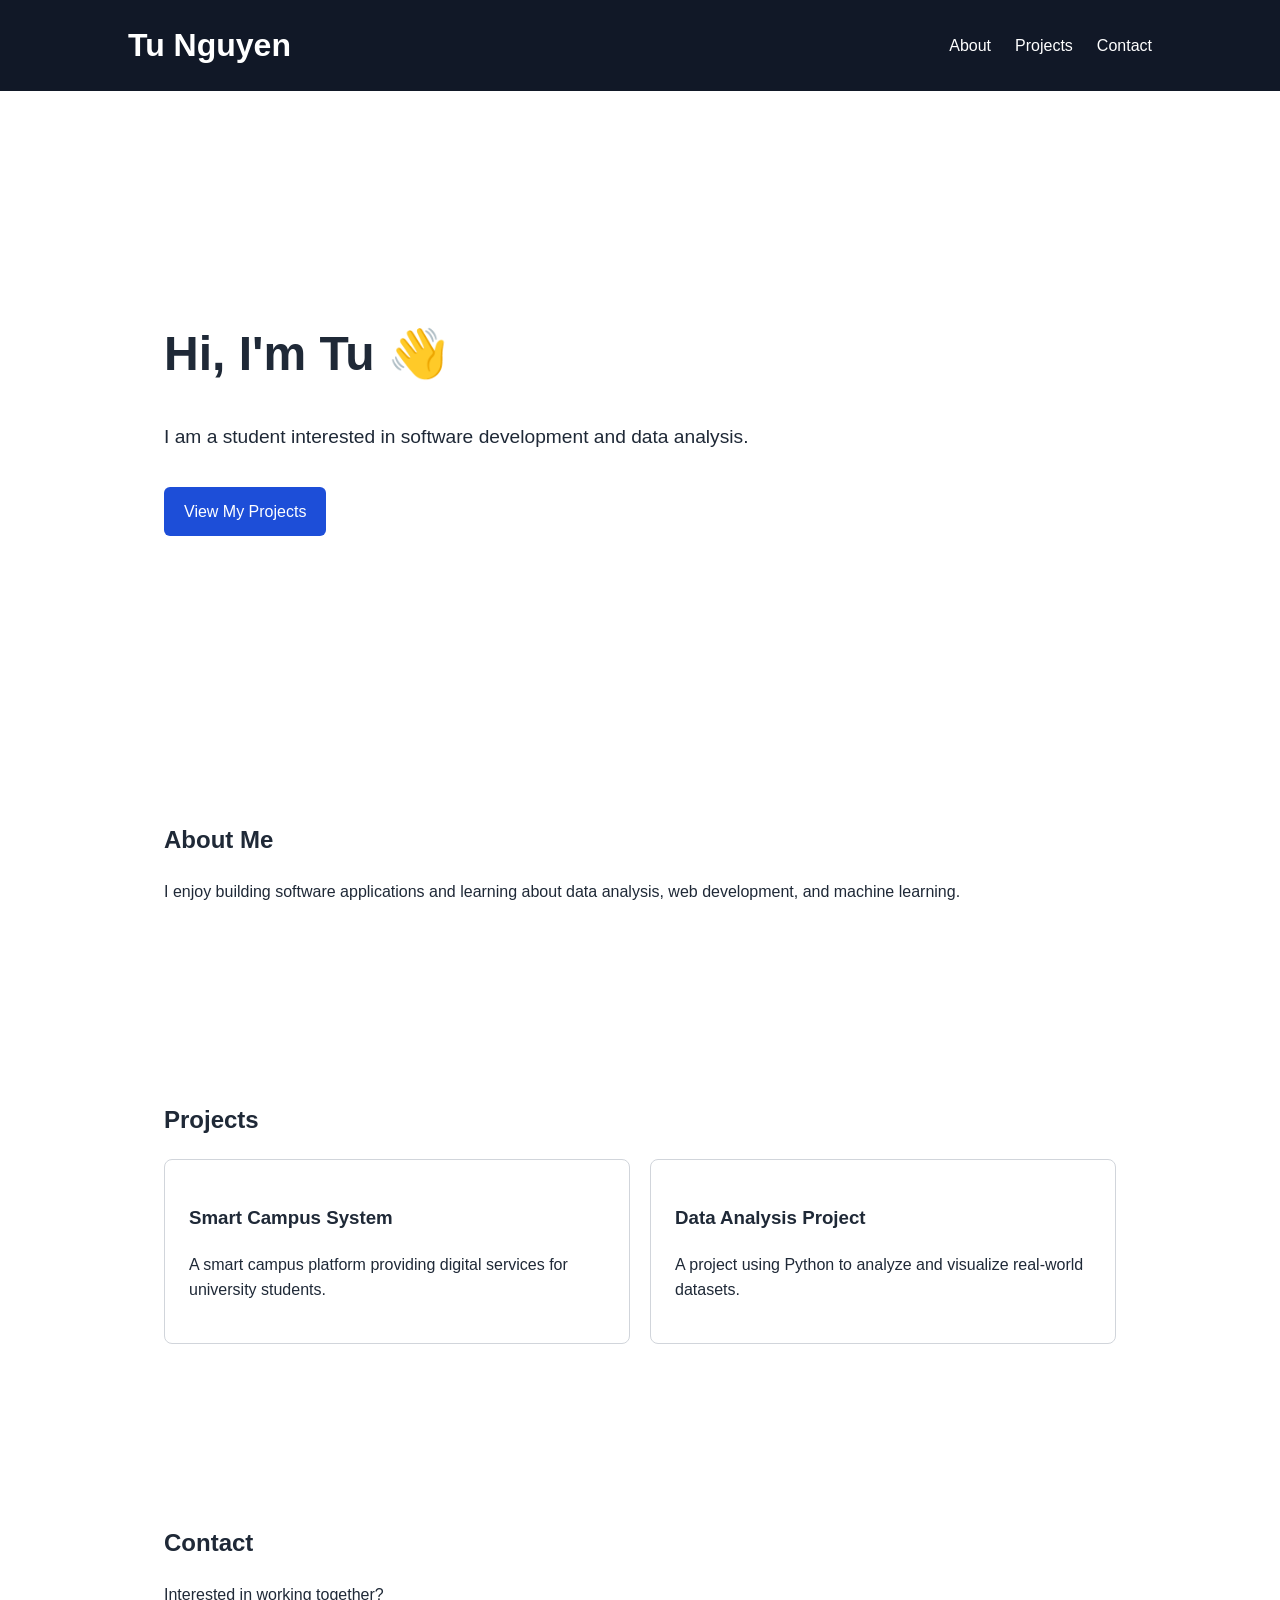
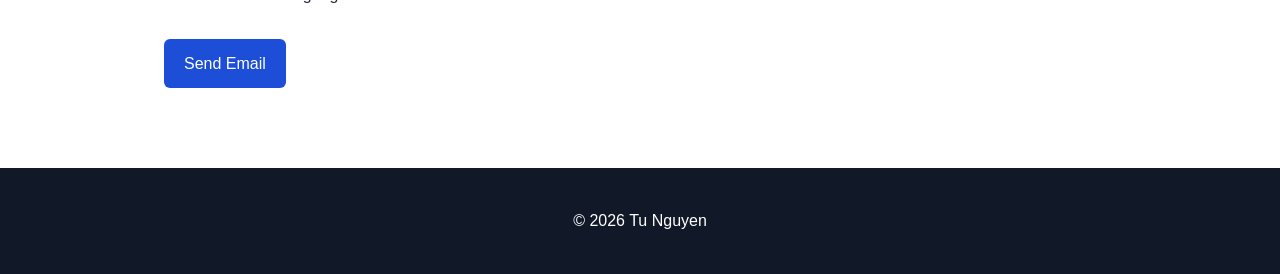
<file: hw1-portfolio/index.html>
<!DOCTYPE html>
<html lang="en">

<head>
    <meta charset="UTF-8">
    <meta name="viewport" content="width=device-width, initial-scale=1.0">
    <meta
    http-equiv="Content-Security-Policy"
    content="
        default-src 'self';
        script-src 'self';
        style-src 'self';
        img-src 'self' data:;
        object-src 'none';
        base-uri 'self';
        form-action 'self';
    "
    >
    <title>Tu Nguyen | Portfolio</title>
    <meta
    name="Tu Dep Trai"
    content="Portfolio of Tu Nguyen featuring software development and data analysis projects."
    >

    <link rel="stylesheet" href="css/style.css">
</head>

<body>
    <a class="skip-link" href="#main-content">
        Skip to main content
    </a>
    <header>
        <h1 class="logo">Tu Nguyen</h1>

        <button
        id="menu-button"
        class="menu-button"
        aria-expanded="false"
        aria-controls="main-nav"
    >
        Menu
    </button>

        <nav
            id="main-nav"
            aria-label="Main navigation"
        >
            <a href="#about">About</a>
            <a href="#projects">Projects</a>
            <a href="#contact">Contact</a>
        </nav>
    </header>

    <main id="main-content">

        <section class="hero">
            <h2>Hi, I'm Tu 👋</h2>

            <p>
                I am a student interested in software development
                and data analysis.
            </p>

            <a class="button" href="#projects">
                View My Projects
            </a>
        </section>


        <section id="about">
            <h2>About Me</h2>

            <p>
                I enjoy building software applications and learning
                about data analysis, web development, and machine learning.
            </p>
        </section>


        <section id="projects">
            <h2>Projects</h2>

            <div class="projects-container">

                <article class="project-card">
                    <h3>Smart Campus System</h3>

                    <p>
                        A smart campus platform providing digital
                        services for university students.
                    </p>
                </article>


                <article class="project-card">
                    <h3>Data Analysis Project</h3>

                    <p>
                        A project using Python to analyze and
                        visualize real-world datasets.
                    </p>
                </article>

            </div>
        </section>


        <section id="contact">
            <h2>Contact</h2>

            <p>
                Interested in working together?
            </p>

            <a
                class="button"
                href="mailto:example@email.com"
            >
                Send Email
            </a>
        </section>

    </main>


    <footer>
        <p>© 2026 Tu Nguyen</p>
    </footer>

    
    <script src="js/main.js" defer></script>

</body>

</html>
</file>
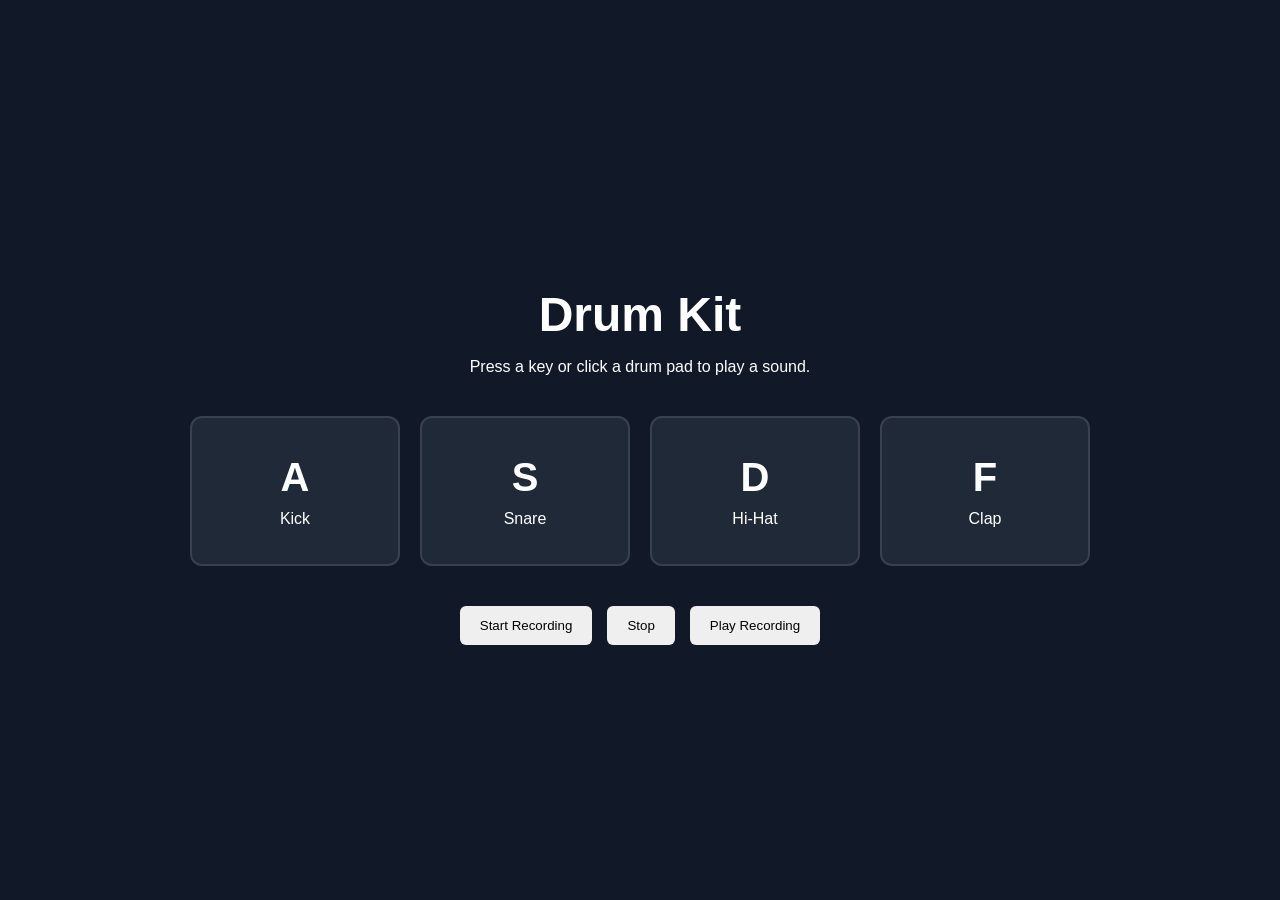
<file: hw2-drum-kit/index.html>
<!DOCTYPE html>
<html lang="en">

<head>
    <meta charset="UTF-8">

    <meta
        name="viewport"
        content="width=device-width, initial-scale=1.0"
    >

    <title>Drum Kit</title>

    <link rel="stylesheet" href="css/style.css">
</head>


<body>

    <main>

        <h1>Drum Kit</h1>

        <p>
            Press a key or click a drum pad to play a sound.
        </p>


        <section
            class="drum-kit"
            aria-label="Drum pads"
        >

            <button
                class="drum-pad"
                data-key="a"
                data-sound="assets/sounds/kick.mp3"
            >
                <span class="key">A</span>
                <span class="sound-name">Kick</span>
            </button>


            <button
                class="drum-pad"
                data-key="s"
                data-sound="assets/sounds/snare.mp3"
            >
                <span class="key">S</span>
                <span class="sound-name">Snare</span>
            </button>


            <button
                class="drum-pad"
                data-key="d"
                data-sound="assets/sounds/hihat.mp3"
            >
                <span class="key">D</span>
                <span class="sound-name">Hi-Hat</span>
            </button>


            <button
                class="drum-pad"
                data-key="f"
                data-sound="assets/sounds/clap.mp3"
            >
                <span class="key">F</span>
                <span class="sound-name">Clap</span>
            </button>

        </section>


        <section
            class="recorder"
            aria-label="Beat recorder controls"
        >

            <button id="record-button">
                Start Recording
            </button>

            <button id="stop-button">
                Stop
            </button>

            <button id="play-button">
                Play Recording
            </button>

        </section>

    </main>
<script type="module" src="js/keyboard.js"></script>
<script type="module" src="js/app.js"></script>
</body>

</html>
</file>
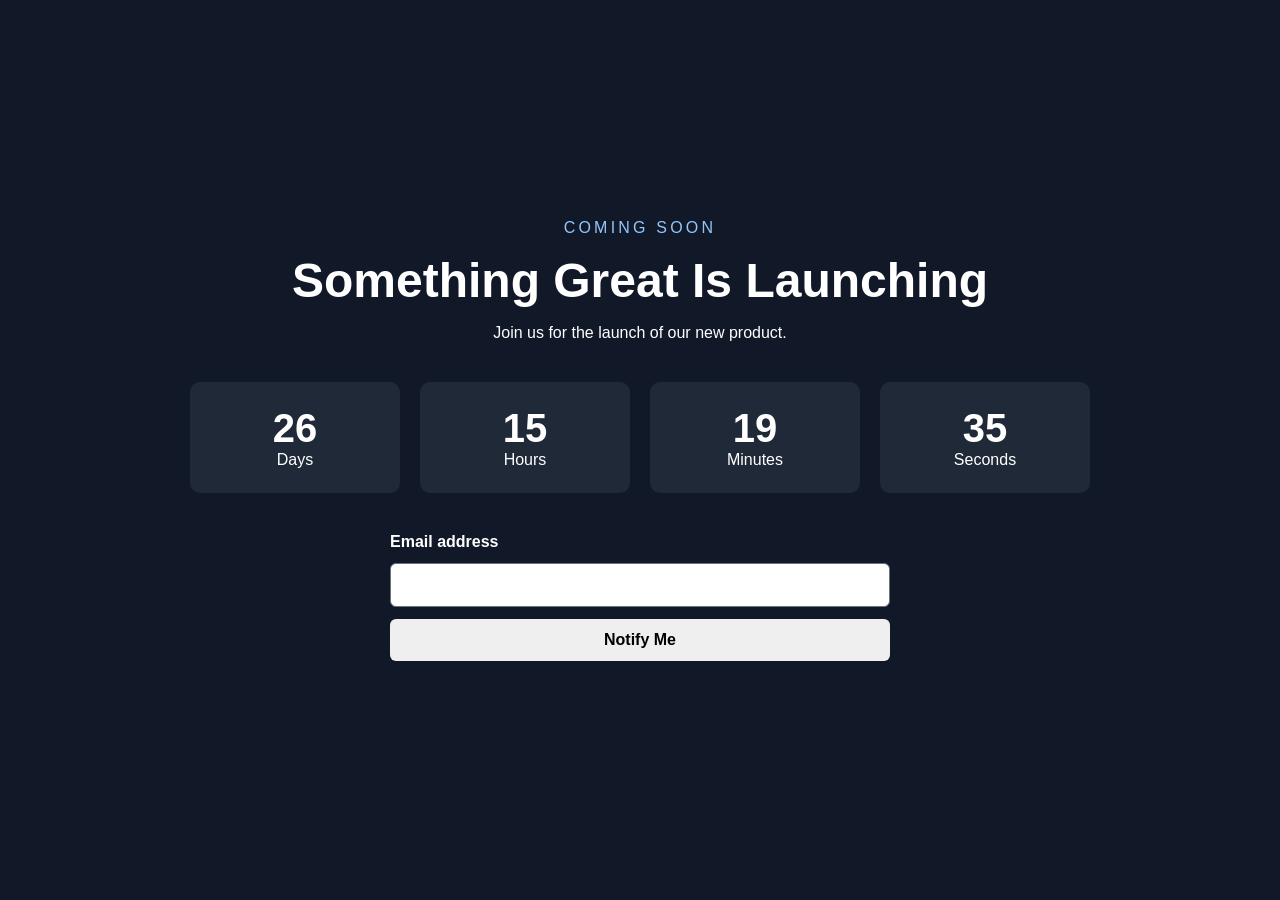
<file: hw3-resilient-landing/index.html>
<!DOCTYPE html>
<html lang="en">

<head>
    <meta charset="UTF-8">

    <meta
        name="viewport"
        content="width=device-width, initial-scale=1.0"
    >

    <title>Product Launch</title>

    <link rel="stylesheet" href="css/style.css">
</head>


<body>

    <main class="landing-page">

        <section class="hero">

            <p class="eyebrow">
                Coming Soon
            </p>

            <h1>Something Great Is Launching</h1>

            <p>
                Join us for the launch of our new product.
            </p>


            <div
                class="countdown"
                data-target="2026-12-31T16:00:00Z"
                aria-label="Countdown to product launch"
            >

                <div>
                    <span id="days">00</span>
                    <span>Days</span>
                </div>

                <div>
                    <span id="hours">00</span>
                    <span>Hours</span>
                </div>

                <div>
                    <span id="minutes">00</span>
                    <span>Minutes</span>
                </div>

                <div>
                    <span id="seconds">00</span>
                    <span>Seconds</span>
                </div>

            </div>
            <form
    id="signup-form"
    class="signup-form"
>

    <label for="email">
        Email address
    </label>

    <input
        id="email"
        name="email"
        type="email"
        required
        autocomplete="email"
    >

    <button type="submit">
        Notify Me
    </button>

    <p
        id="form-message"
        aria-live="polite"
    ></p>

</form>

        </section>

    </main>
    <script src="js/countdown.js" defer></script>
    <script src="js/form.js" defer></script>
</body>

</html>
</file>
<file: hw1-portfolio/css/style.css>
* {
    box-sizing: border-box;
}

html {
    scroll-behavior: smooth;
}

body {
    margin: 0;

    font-family: Arial, Helvetica, sans-serif;
    line-height: 1.6;

    color: #1f2937;
    background: #ffffff;
}

/* Accessibility */
.skip-link {
    position: absolute;
    left: -9999px;
    top: 10px;

    padding: 10px 16px;

    background: #ffffff;
    color: #111827;

    z-index: 1000;
}

.skip-link:focus {
    left: 10px;
}

a:focus-visible,
button:focus-visible {
    outline: 3px solid #f59e0b;
    outline-offset: 4px;
}

/* Navigation */

header {
    display: flex;
    justify-content: space-between;
    align-items: center;

    padding: 20px 10%;
    background: #111827;
}

.logo {
    margin: 0;
    color: #ffffff;
}

.menu-button {
    display: none;

    padding: 10px 16px;

    color: #ffffff;
    background: #1d4ed8;

    border: 0;
    border-radius: 6px;

    cursor: pointer;
}

nav {
    display: flex;
    gap: 24px;
}

nav a {
    color: #ffffff;
    text-decoration: none;
}


/* Main content */

main {
    max-width: 1000px;
    margin: 0 auto;
    padding: 0 24px;
}

section {
    padding: 80px 0;
}


/* Hero */

.hero {
    min-height: 70vh;

    display: flex;
    flex-direction: column;
    justify-content: center;
    align-items: flex-start;
}

.hero h2 {
    margin-bottom: 10px;
    font-size: 3rem;
}

.hero p {
    max-width: 600px;
    font-size: 1.2rem;
}


/* Button */

.button {
    display: inline-block;

    margin-top: 15px;
    padding: 12px 20px;

    background: #1d4ed8;
    color: #ffffff;

    text-decoration: none;
    border-radius: 6px;
}


/* Projects */

.projects-container {
    display: grid;
    grid-template-columns: repeat(2, 1fr);
    gap: 20px;
}

.project-card {
    padding: 24px;

    border: 1px solid #d1d5db;
    border-radius: 8px;
}


/* Footer */

footer {
    padding: 24px;

    text-align: center;

    color: #ffffff;
    background: #111827;
}


/* Mobile */

@media (max-width: 600px) {

    header {
        flex-wrap: wrap;
    }

    .menu-button {
        display: block;
    }

    nav {
        width: 100%;
        flex-direction: column;
    }

    nav[hidden] {
        display: none;
    }

    .projects-container {
        grid-template-columns: 1fr;
    }

}
</file>
<file: hw2-drum-kit/css/style.css>
* {
    box-sizing: border-box;
}


body {
    margin: 0;

    min-height: 100vh;

    display: flex;
    justify-content: center;
    align-items: center;

    font-family: Arial, Helvetica, sans-serif;

    color: #ffffff;
    background: #111827;
}


main {
    width: min(900px, 90%);

    text-align: center;
}


h1 {
    margin-bottom: 10px;

    font-size: 3rem;
}


.drum-kit {
    display: grid;

    grid-template-columns: repeat(4, 1fr);

    gap: 20px;

    margin-top: 40px;
}


.drum-pad {
    min-height: 150px;

    display: flex;
    flex-direction: column;
    justify-content: center;
    align-items: center;

    gap: 10px;

    color: #ffffff;
    background: #1f2937;

    border: 2px solid #374151;
    border-radius: 12px;

    cursor: pointer;
}


.drum-pad:hover {
    background: #374151;
}


.drum-pad:focus-visible {
    outline: 4px solid #f59e0b;
    outline-offset: 4px;
}


.key {
    font-size: 2.5rem;
    font-weight: bold;
}


.sound-name {
    font-size: 1rem;
}


.recorder {
    display: flex;
    justify-content: center;

    gap: 15px;

    margin-top: 40px;
}


.recorder button {
    padding: 12px 20px;

    border: 0;
    border-radius: 6px;

    cursor: pointer;
}


@media (max-width: 700px) {

    .drum-kit {
        grid-template-columns: repeat(2, 1fr);
    }

}


@media (max-width: 400px) {

    .drum-kit {
        grid-template-columns: 1fr;
    }

}
</file>
<file: hw3-resilient-landing/css/style.css>
* {
    box-sizing: border-box;
}


body {
    margin: 0;

    min-height: 100vh;

    display: flex;
    justify-content: center;
    align-items: center;

    font-family: Arial, Helvetica, sans-serif;

    color: #ffffff;
    background: #111827;
}


.landing-page {
    width: min(900px, 90%);
}


.hero {
    text-align: center;
}


.eyebrow {
    text-transform: uppercase;
    letter-spacing: 0.2rem;

    color: #93c5fd;
}


h1 {
    margin: 10px 0;

    font-size: 3rem;
}


.countdown {
    display: grid;
    grid-template-columns: repeat(4, 1fr);

    gap: 20px;

    margin-top: 40px;
}


.countdown div {
    padding: 24px 12px;

    background: #1f2937;

    border-radius: 10px;
}


.countdown span {
    display: block;
}


.countdown span:first-child {
    font-size: 2.5rem;
    font-weight: bold;
}


@media (max-width: 600px) {

    .countdown {
        grid-template-columns: repeat(2, 1fr);
    }

}

.signup-form {
    max-width: 500px;

    margin: 40px auto 0;

    display: grid;
    gap: 12px;

    text-align: left;
}


.signup-form label {
    font-weight: bold;
}


.signup-form input {
    width: 100%;

    padding: 12px;

    font: inherit;

    border: 1px solid #6b7280;
    border-radius: 6px;
}


.signup-form button {
    padding: 12px 20px;

    font: inherit;
    font-weight: bold;

    border: 0;
    border-radius: 6px;

    cursor: pointer;
}


#form-message {
    min-height: 24px;

    margin: 0;

    text-align: center;
}
</file>
